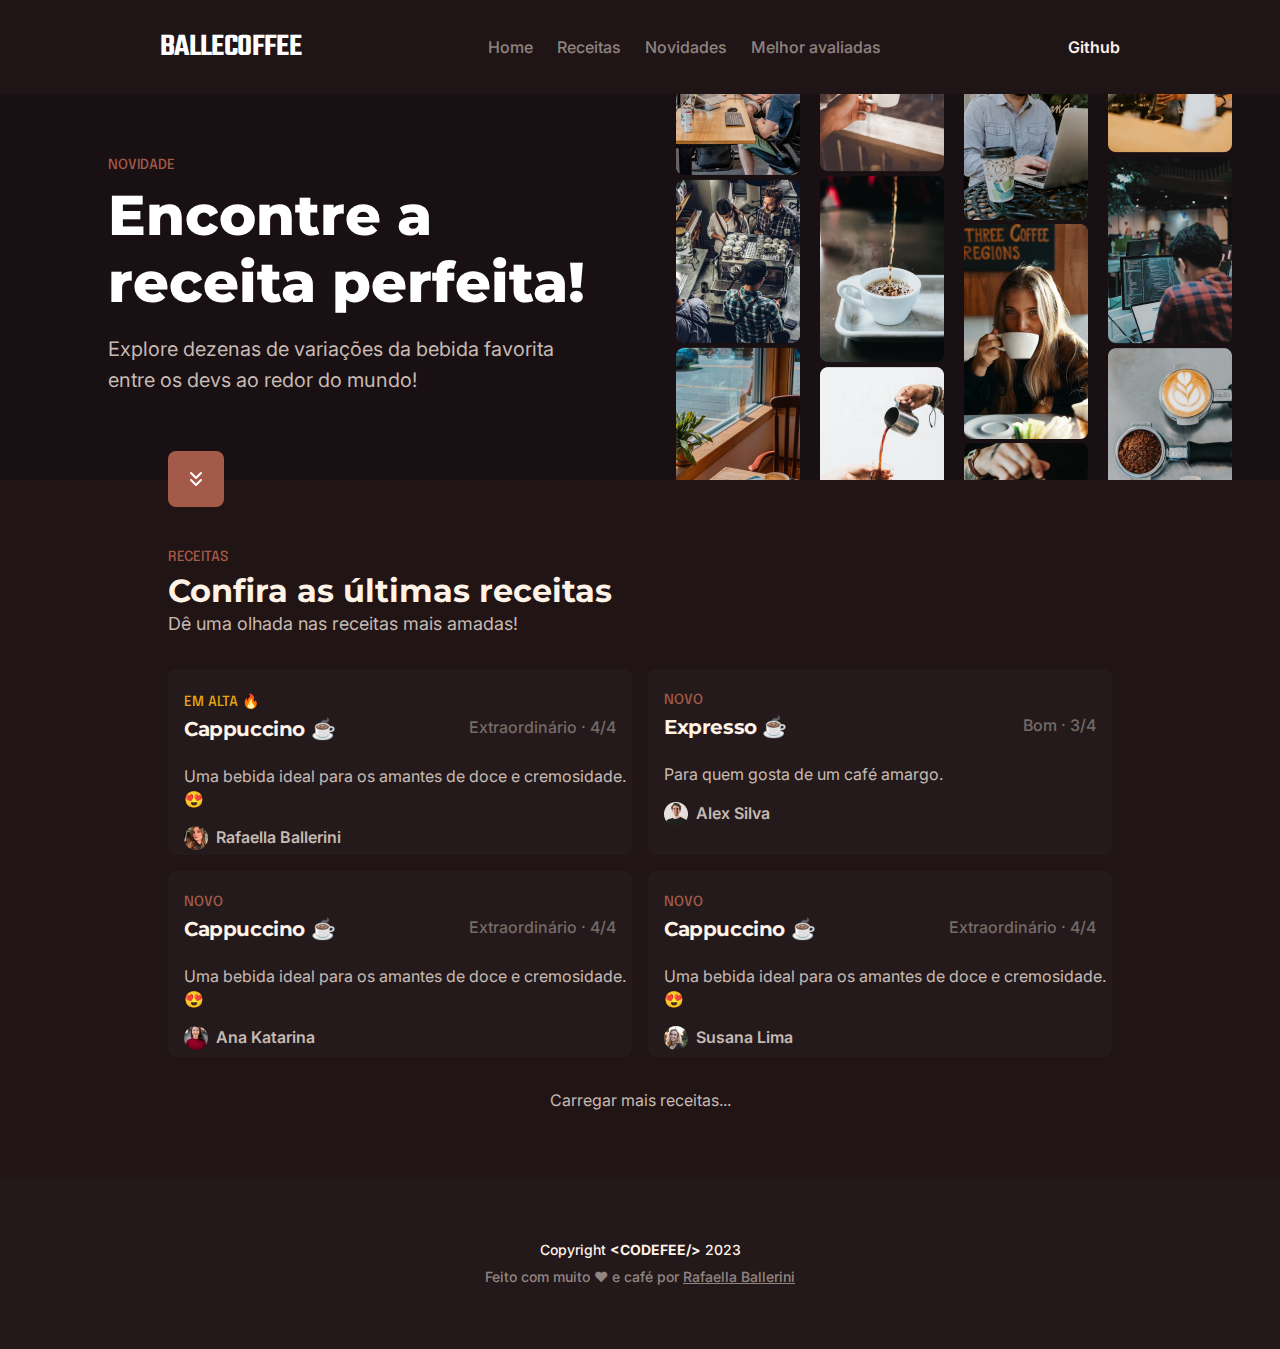
<file: index.html>
<!DOCTYPE html>
<html lang="en">
<head>
    <meta charset="UTF-8">
    <meta name="viewport" content="width=device-width, initial-scale=1.0">
    <title>BalleCoffe</title>

    <link rel="stylesheet" href="header.css">
    <link rel="stylesheet" href="footer.css">
    <link rel="stylesheet" href="novidade.css">
    <link rel="stylesheet" href="receitas.css">
</head>
<body>
    <header id="header">
        <a href="index.html"><h1>BALLECOFFEE</h1></a>
        <div class="header-navbar">
            <a class="header-navbar-item" href="index.html">Home</a>
            <a class="header-navbar-item" href="index-receita.html">Receitas</a>
            <a class="header-navbar-item" href="#novidade">Novidades</a>
            <a class="header-navbar-item" href="#receitas">Melhor avaliadas</a>
        </div>
        <a href="https://github.com/steffaneleal"><h2>Github</h2></a>
    </header>
    <div id="novidade">
        <div class="novidade-text">
            <h3>NOVIDADE</h3>
            <h1>Encontre a receita perfeita!</h1>
            <p>Explore dezenas de variações da bebida favorita
                entre os <span>devs</span> ao redor do mundo!
            </p>
        </div>
        <div class="novidade-imagens">
            <div class="novidade-img1">
                <img src="assets/novidades/image 17.png" alt="">
                <img src="assets/novidades/image 15.png" alt="">
                <img src="assets/novidades/image 13.png" alt="">
            </div>
            <div class="novidade-img2">
                <img src="assets/novidades/image 14(1).png" alt="">
                <img src="assets/novidades/image 12(1).png" alt="">
                <img src="assets/novidades/image 10(1).png" alt="">
            </div>
            <div class="novidade-img3">
                <img src="assets/novidades/image 16.png" alt="">
                <img src="assets/novidades/image 18.png" alt="">
                <img src="assets/novidades/image 11.png" alt="">
            </div>
            <div class="novidade-img4">
                <img src="assets/novidades/image 14.png" alt="">
                <img src="assets/novidades/image 12.png" alt="">
                <img src="assets/novidades/image 10.png" alt="">
            </div>
        </div>
    </div>

    <div id="receitas">
        <img class="brown-button" src="assets/chevrons-down.svg" alt="">
        <div class="receitas-text">
            <h3>RECEITAS</h3>
            <h1>Confira as últimas receitas</h1>
            <p>Dê uma olhada nas receitas mais amadas!</p>
        </div>
        <div class="receitas-cards">
            <div class="receitas-card">
                <h3><span>EM ALTA 🔥</span></h3>
                <div class="receitas-card-nome-nota">
                    <h4>Cappuccino ☕</h4>
                    <h5>Extraordinário · 4/4</h5>
                </div>
                <p>Uma bebida ideal para os amantes de doce e cremosidade. 😍</p>
                <div class="receitas-card-avatar">
                    <img src="assets/cards/Avatar.png" alt="">
                    <h6>Rafaella Ballerini</h6>
                </div>
            </div>
            <div class="receitas-card">
                <h3>NOVO</h3>
                <div class="receitas-card-nome-nota">
                    <h4>Expresso ☕</h4>
                    <h5>Bom · 3/4</h5>
                </div>
                <p>Para quem gosta de um café amargo.</p>
                <div class="receitas-card-avatar">
                    <img src="assets/cards/Avatar(1).png" alt="">
                    <h6>Alex Silva</h6>
                </div>   
            </div>
            <div class="receitas-card">
                <h3>NOVO</h3>
                <div class="receitas-card-nome-nota">
                    <h4>Cappuccino ☕</h4>
                    <h5>Extraordinário · 4/4</h5>
                </div>
                <p>Uma bebida ideal para os amantes de doce e cremosidade. 😍</p>
                <div class="receitas-card-avatar">
                    <img src="assets/cards/Avatar(2).png" alt="">
                    <h6>Ana Katarina</h6>
                </div>   
            </div>
            <div class="receitas-card">
                <h3>NOVO</h3>
                <div class="receitas-card-nome-nota">
                    <h4>Cappuccino ☕</h4>
                    <h5>Extraordinário · 4/4</h5>
                </div>
                <p>Uma bebida ideal para os amantes de doce e cremosidade. 😍</p>
                <div class="receitas-card-avatar">
                    <img src="assets/cards/Avatar(3).png" alt="">
                    <h6>Susana Lima</h6>
                </div>   
            </div>
        </div>
        <p class="receitas-carregar">Carregar mais receitas...</p>
    </div>

    <footer id="footer">
        <h2>Copyright <span>&lt;CODEFEE/&gt;</span> 2023</h2>
        <h3>Feito com muito ❤ e café por <span>Rafaella Ballerini</span></h3>
    </footer>
</body>
</html>
</file>
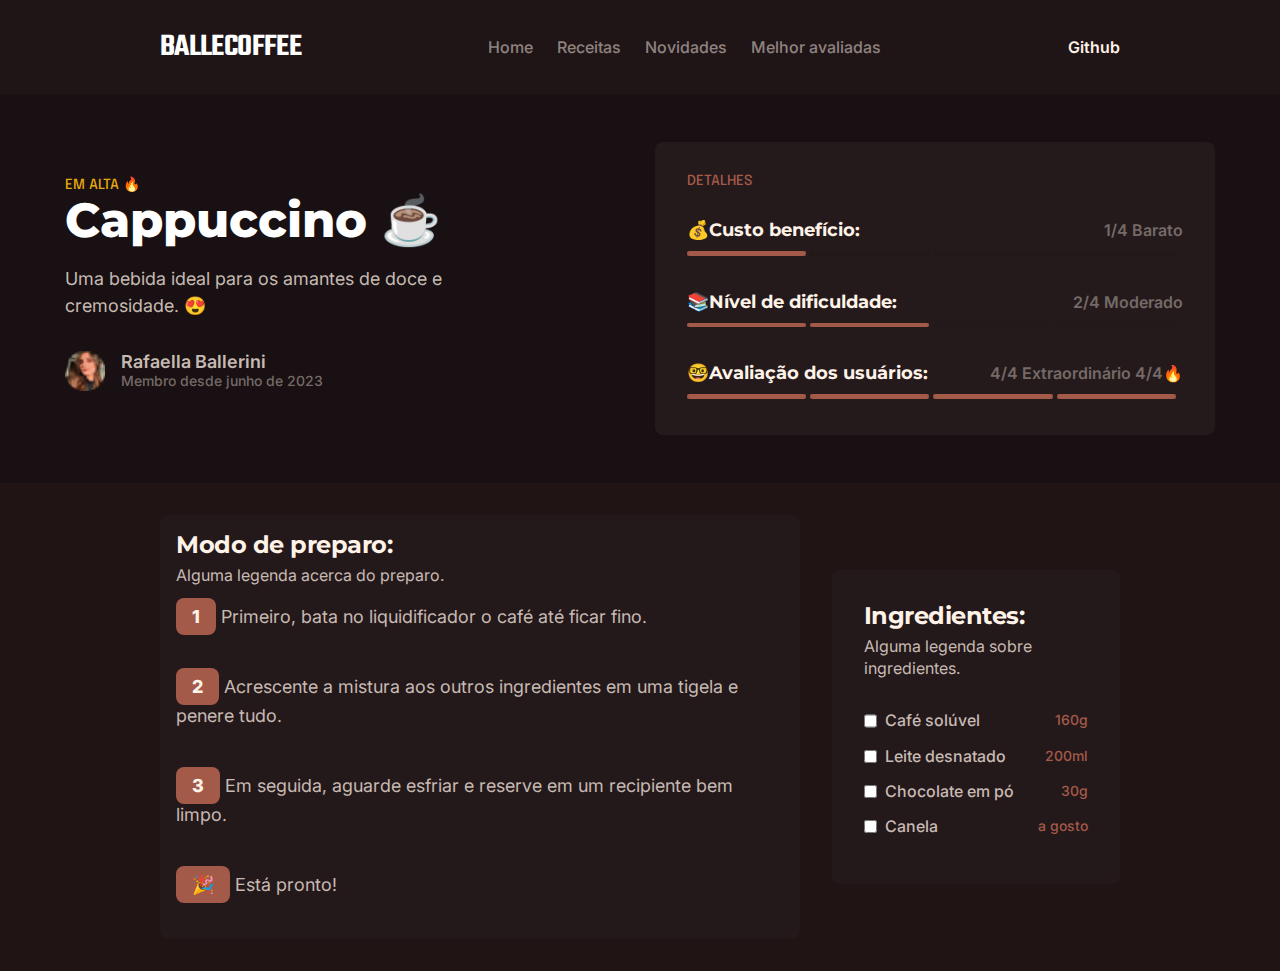
<file: index-receita.html>
<!DOCTYPE html>
<html lang="en">
<head>
    <meta charset="UTF-8">
    <meta name="viewport" content="width=device-width, initial-scale=1.0">
    <title>Receita</title>
    <link rel="stylesheet" href="header.css ">
    <link rel="stylesheet" href="cappuccino.css">
    <link rel="stylesheet" href="preparo.css">
</head>
<body>
    <div id="pag-receita">
        <!--HEADER-->
        <header id="header">
            <a href="index.html"><h1>BALLECOFFEE</h1></a>
            <div class="header-navbar">
                <a class="header-navbar-item" href="index.html">Home</a>
                <a class="header-navbar-item" href="index-receita.html">Receitas</a>
                <a class="header-navbar-item" href="#novidade">Novidades</a>
                <a class="header-navbar-item" href="#receitas">Melhor avaliadas</a>
            </div>
            <a href="https://github.com/steffaneleal"><h2>Github</h2></a>
        </header>
    

        <!--RECEITA-->
        <div id="receita">
            <div class="receita-cap">
                <h3><span>EM ALTA 🔥</span></h3>
                <h1>Cappuccino ☕</h4>
                <p>Uma bebida ideal para os amantes de doce e cremosidade. 😍</p>
                <div class="receitas-card-avatar">
                    <img src="assets/cards/Avatar.png" alt="">
                    <div class="receitas-card-avatar-text">
                        <h6>Rafaella Ballerini</h6>
                        <h5>Membro desde junho de 2023</p>
                    </div>
                </div>    
            </div>
            <div class="receita-detalhes">
                <h3>DETALHES</h3>
                <div class="receita-detalhe"> 
                    <div class="receita-detalhe-text">
                        <h2>💰Custo benefício:</h2>
                        <h4>1/4 Barato</h4>
                    </div>   
                    <div class="receita-detalhe-bar">
                        <img src="assets/receitas/Step.png" alt="">
                        <img src="assets/receitas/Step(1).png" alt="">
                        <img src="assets/receitas/Step(1).png" alt="">
                        <img src="assets/receitas/Step(1).png" alt="">
                    </div>
                </div>
                <div class="receita-detalhe"> 
                    <div class="receita-detalhe-text">
                        <h2>📚Nível de dificuldade:</h2>
                        <h4>2/4 Moderado</h4>
                    </div>   
                    <div class="receita-detalhe-bar">
                        <img src="assets/receitas/Step.png" alt="">
                        <img src="assets/receitas/Step.png" alt="">
                        <img src="assets/receitas/Step(1).png" alt="">
                        <img src="assets/receitas/Step(1).png" alt="">
                    </div>
                </div>
                <div class="receita-detalhe"> 
                    <div class="receita-detalhe-text">
                        <h2>🤓Avaliação dos usuários:</h2>
                        <h4>4/4 Extraordinário 4/4🔥</h4>
                    </div>   
                    <div class="receita-detalhe-bar">
                        <img src="assets/receitas/Step.png" alt="">
                        <img src="assets/receitas/Step.png" alt="">
                        <img src="assets/receitas/Step.png" alt="">
                        <img src="assets/receitas/Step.png" alt="">
                    </div>
                </div>
            </div>
        </div>

        <!--PREPARO-->
        <div id="preparo">
            <div class="modo-preparo">
                <h1>Modo de preparo:</h1>
                <p>Alguma legenda acerca do preparo.</p>
                <div class="modo-preparo-passos">
                    <h2><span>1</span> Primeiro, bata no liquidificador o café até ficar fino.</h2>
                    <h2><span>2</span> Acrescente a mistura aos outros ingredientes em uma tigela e penere tudo.</h2>
                    <h2><span>3</span> Em seguida, aguarde esfriar e reserve em um recipiente bem limpo.</h2>
                    <h2><span>🎉</span> Está pronto!</h2>
                </div>
            </div>
            <div class="preparo-ingredientes">
                <h1>Ingredientes:</h1>
                <p>Alguma legenda sobre ingredientes.</p>
                <div class="preparo-ingredientes-form">
                    <form action="">
                        <div class="preparo-ingredientes-form-selection">
                            <input type="checkbox" name="ingredientes" value="café">
                            <div class="preparo-ingredientes-form-selection-text">
                                <h2>Café solúvel</h2>
                                <h4>160g</h4>
                            </div>
                        </div>
                        <div class="preparo-ingredientes-form-selection">
                            <input type="checkbox" name="ingredientes" value="leite">
                            <div class="preparo-ingredientes-form-selection-text">
                                <h2>Leite desnatado</h2>
                                <h4>200ml</h4>
                            </div>
                        </div>
                        <div class="preparo-ingredientes-form-selection">
                            <input type="checkbox" name="ingredientes" value="chocolate">
                            <div class="preparo-ingredientes-form-selection-text">
                                <h2>Chocolate em pó</h2>
                                <h4>30g</h4>
                            </div>
                        </div>
                        <div class="preparo-ingredientes-form-selection">
                            <input type="checkbox" name="ingredientes" value="canela">
                            <div class="preparo-ingredientes-form-selection-text">
                                <h2>Canela</h2>
                                <h4>a gosto</h4>     
                            </div>
                        </div>
                    </form>
                </div>
            </div>
        </div>
    </div>
</body>
</html>
</file>
<file: header.css>
@import url('https://fonts.googleapis.com/css2?family=Epilogue:wght@100;200;300;400;500;600;700;800;900&family=Inter:wght@100;200;300;400;500;600;700;800;900&family=Montserrat:wght@100;200;300;400;500;600;700;800;900&family=Teko:wght@300;400;500;600;700&display=swap');

*{
    padding: 0%;
    margin: 0%;
    text-decoration: none;
}

#header{
    background: #1F1517;
 
    height: auto;

    display: flex;
    justify-content: space-between;
    align-items: center;

    padding: 1.5rem 10rem;
}

#header h1{
    color: #FFF;
    font-family: Teko;
    font-size: 2rem;
    font-style: normal;
    font-weight: 600;
    line-height: normal;
    letter-spacing: -0.04rem;
}

.header-navbar{
    display: flex;
    justify-content: space-between;
    gap: 1.5rem;
}

.header-navbar-item{
    color: rgba(255, 242, 231, 0.50);
    font-family: Inter;
    font-size: 1rem;
    font-style: normal;
    font-weight: 500;
    line-height: normal;
}

.header-navbar-item :hover{
    color: #FFF2E7;
    font-family: Inter;
    font-size: 1rem;
    font-style: normal;
    font-weight: 600;
    line-height: normal;
}

#header h2{
    color: #FFF2E7;
    font-family: Inter;
    font-size: 1rem;
    font-style: normal;
    font-weight: 600;
    line-height: normal;
}
</file>
<file: footer.css>
@import url('https://fonts.googleapis.com/css2?family=Epilogue:wght@100;200;300;400;500;600;700;800;900&family=Inter:wght@100;200;300;400;500;600;700;800;900&family=Montserrat:wght@100;200;300;400;500;600;700;800;900&family=Teko:wght@300;400;500;600;700&display=swap');

*{
    padding: 0%;
    margin: 0%;
    text-decoration: none;
}

/*FOOTER*/
#footer{
    background: #23181A;;
    height: auto;
    display: flex; /* Define o container como um flexbox */
    flex-direction: column; /* Alinha os elementos em coluna */
    justify-content: center; /* Centraliza os elementos horizontalmente */
    align-items: center; /* Centraliza os elementos verticalmente */
    
    padding: 4rem;
    gap: 0.62rem;
}

#footer h2{
    color: #FFF2E7;
    font-family: Inter;
    font-size: 0.875rem;
    font-style: normal;
    font-weight: 500;
    line-height: normal;
}

#footer h2 span{
    color: #FFF2E7;
    font-family: Inter;
    font-size: 0.875rem;
    font-style: normal;
    font-weight: 700;
    line-height: normal;   
}

#footer h3{
    color: rgba(255, 242, 231, 0.50);
    font-family: Inter;
    font-size: 0.875rem;
    font-style: normal;
    font-weight: 500;
    line-height: normal;
}

#footer h3 span{
    color: rgba(255, 242, 231, 0.50);
    font-family: Inter;
    font-size: 0.875rem;
    font-style: normal;
    font-weight: 500;
    line-height: normal;
    text-decoration-line: underline;
}
</file>
<file: novidade.css>
@import url('https://fonts.googleapis.com/css2?family=Epilogue:wght@100;200;300;400;500;600;700;800;900&family=Inter:wght@100;200;300;400;500;600;700;800;900&family=Montserrat:wght@100;200;300;400;500;600;700;800;900&family=Teko:wght@300;400;500;600;700&display=swap');

*{
    padding: 0%;
    margin: 0%;
    text-decoration: none;
}

#novidade{
    background:#181012;
    width: 100%;
    height: 24.125rem;
    
    display: flex;
    justify-content: space-around;
}

.novidade-text h3{
    padding-left: 4rem;
    padding-top: 4rem;
    color: #A45A49;
    font-family: Epilogue;
    font-size: 0.875rem;
    font-style: normal;
    font-weight: 500;
    line-height: normal;
}

.novidade-text h1{
    width: 30rem;
    height: 8.375rem;
    padding-left: 4rem;
    padding-top: 0.62rem;

    color: #FFF;
    font-family: Montserrat;
    font-size: 3.5rem;
    font-style: normal;
    font-weight: 800;
    line-height: 120%;
}

.novidade-text p{
    width: 30rem;
    height: 3.875rem;
    padding-left: 4rem;
    padding-top: 1.12rem;

    color: #C7BAB3;
    font-family: Inter;
    font-size: 1.25rem;
    font-style: normal;
    font-weight: 400;
    line-height: 156%; /* 1.95rem */

}

.novidade-imagens{
    width: 35rem;
    gap: 1rem;
    column-gap: 1rem;
    display: flex;
    justify-content: stretch;
    overflow: hidden;
}

.novidade-img1{
    margin-top: -6rem;
}

.novidade-img2{
    margin-top: -6.8rem;
}

.novidade-img3{
    margin-top: -4rem;
}

.novidade-img4{
    margin-top: -8rem;
}

.brown-button{
    background: #A45A49;
    border-radius: 0.5rem;
    padding: 1rem;
    margin-left: 10.5rem;
    margin-top: -1.8rem;
}
</file>
<file: receitas.css>
@import url('https://fonts.googleapis.com/css2?family=Epilogue:wght@100;200;300;400;500;600;700;800;900&family=Inter:wght@100;200;300;400;500;600;700;800;900&family=Montserrat:wght@100;200;300;400;500;600;700;800;900&family=Teko:wght@300;400;500;600;700&display=swap');

*{
    padding: 0%;
    margin: 0%;
    text-decoration: none;
}

/*RECEITAS*/
#receitas{  
    background: #201414;
    width: 100%;
    height: auto;
}

.receitas-text h3{
    margin-top: 2.44rem;
    margin-left: 10.5rem;

    color: #A45A49;
    font-family: Epilogue;
    font-size: 0.875rem;
    font-style: normal;
    font-weight: 500;
    line-height: normal;
}

.receitas-text h1{
    margin-top: 0.5rem;
    margin-left: 10.5rem;

    color: #FFF2E7;
    font-family: Montserrat;
    font-size: 2rem;
    font-style: normal;
    font-weight: 700;
    line-height: 120%; /* 2.4rem */
}

.receitas-text p{
    margin-left: 10.5rem;

    color: #C7BAB3;
    font-family: Inter;
    font-size: 1.125rem;
    font-style: normal;
    font-weight: 400;
    line-height: 148%; /* 1.665rem */
}

.receitas-cards{
    display: grid;
    grid-template-columns: repeat(2, 1fr);
    grid-template-rows: repeat(2, 1fr);
    grid-gap: 1rem;
    padding: 2rem 10.5rem;
}

.receitas-card{
    width: 100%;
    height: 11.625rem;
    background: #241A1C;
    border-radius: 0.5rem;
}

.receitas-card h3{
    padding-top: 1.5rem;
    padding-left: 1rem;

    color: #A45A49;
    font-family: Epilogue;
    font-size: 0.875rem;
    font-style: normal;
    font-weight: 500;
    line-height: normal;
}

.receitas-card h3 span{
    color: #E7A80E;
    font-family: Epilogue;
    font-size: 0.875rem;
    font-style: normal;
    font-weight: 500;
    line-height: normal;
}


.receitas-card-nome-nota{
    padding-top: 0.5rem;
    padding-left: 1rem;
    padding-right: 1rem;

    display: flex;
    justify-content: space-between;
}

.receitas-card-nome-nota h4{
    color: #FFF2E7;
    font-family: Montserrat;
    font-size: 1.25rem;
    font-style: normal;
    font-weight: 700;
    line-height: 120%; /* 1.5rem */
    letter-spacing: -0.025rem;
}

.receitas-card-nome-nota h5{
    color: #756A67;
    font-family: Inter;
    font-size: 1rem;
    font-style: normal;
    font-weight: 500;
    line-height: 132%; /* 1.32rem */
}

.receitas-card p{
    padding-top: 1.5rem;
    padding-left: 1rem;

    color: #C7BAB3;
    font-family: Inter;
    font-size: 1rem;
    font-style: normal;
    font-weight: 400;
    line-height: 140%; /* 1.4rem */
}

.receitas-card-avatar{
    display: flex;
    align-items: center;

    padding-top: 1rem;
    padding-left: 1rem;
    gap: 0.5rem ;
}

.receitas-card h6{
    color: #C7BAB3;
    font-family: Inter;
    font-size: 1rem;
    font-style: normal;
    font-weight: 600;
    line-height: 120%; /* 1.2rem */
}

.receitas-carregar{
    padding-bottom: 4rem;
    display: flex;
    justify-content: center;
    align-items: center;

    color: #C7BAB3;
    font-family: Inter;
    font-size: 1rem;
    font-style: normal;
    font-weight: 400;
    line-height: 148%; /* 1.48rem */
}
</file>
<file: cappuccino.css>
*{
    padding: 0;
    margin: 0;
    text-decoration: none;
}

#receita{
    background: #181012;
    width: 100%;
    height: auto;

    display: flex;
    justify-content: space-around;
    align-items: center;
    padding-top: 3rem;
    padding-bottom: 3rem;
}

.receita-cap{
    width: 28.75rem;
    height: 14rem;
}

.receita-cap h3{
    color: #E7A80E;
    font-family: Epilogue;
    font-size: 0.875rem;
    font-style: normal;
    font-weight: 500;
    line-height: normal;
}

#receita h1{
    color: #FFF;
    font-family: Montserrat;
    font-size: 3rem;
    font-style: normal;
    font-weight: 800;
    line-height: 120%; /* 3.6rem */   
}

#receita p{
    height: auto;
    padding-top: 1rem;

    color: #C7BAB3;
    font-family: Inter;
    font-size: 1.125rem;
    font-style: normal;
    font-weight: 400;
    line-height: 148%; /* 1.665rem */
}

.receitas-card-avatar{
    width: 28.75rem;
    height: 13.9375rem;
    padding-top: 2rem;
    padding-bottom: 3.41rem;
    display: flex;
}

.receitas-card-avatar h6{
    color: #C7BAB3;
    font-family: Inter;
    font-size: 1.125rem;
    font-style: normal;
    font-weight: 600;
    line-height: 120%; /* 1.35rem */   
}

.receitas-card-avatar img{
    width: 2.5rem;
    height: 2.5rem;
    padding-right: 1rem;
}

.receitas-card-avatar h5{
    color: #756A67;
    font-family: Inter;
    font-size: 0.875rem;
    font-style: normal;
    font-weight: 500;
    line-height: 120%; /* 1.05rem */   
}

.receita-detalhes{
    width: 31rem;
    height: auto;
    padding: 2rem;

    background: #241A1C;;
    border-radius: 0.5rem;
}

.receita-detalhes img{
    width: 7.45rem;
}

.receita-detalhes h3{
    color: #A45A49;
    font-family: Epilogue;
    font-size: 0.875rem;
    font-style: normal;
    font-weight: 500;
    line-height: normal;
}

.receita-detalhe-text{
    padding-top: 2rem;
    display: flex;
    justify-content: space-between;
}

.receita-detalhe-text h2{
    color: #FFF2E7;
    font-family: Montserrat;
    font-size: 1.125rem;
    font-style: normal;
    font-weight: 700;
    line-height: 120%; /* 1.35rem */
}

.receita-detalhe-text h4{
    color: #756A67;
    font-family: Inter;
    font-size: 1rem;
    font-style: normal;
    font-weight: 600;
    line-height: 132%; /* 1.32rem */
}
</file>
<file: preparo.css>
@import url('https://fonts.googleapis.com/css2?family=Epilogue:wght@100;200;300;400;500;600;700;800;900&family=Inter:wght@100;200;300;400;500;600;700;800;900&family=Montserrat:wght@100;200;300;400;500;600;700;800;900&family=Teko:wght@300;400;500;600;700&display=swap');

*{
    padding: 0;
    margin: 0;
    text-decoration: none;
}

#preparo{
    background: #201414;
    width: 100%;
    height: auto;

    display: flex;
    justify-content: space-between;
    align-items: center;
    gap: 2rem;
}

.modo-preparo{
    background: #23181A;
    width: 47.75rem;
    height: auto;
    border-radius: var(--Border-Radius, 0.5rem);
    margin-top: 2rem;
    margin-bottom: 2rem;
    margin-left: 10rem;
}

.modo-preparo h1{
    padding-top: 1rem;
    padding-left: 1rem;

    color: #FFF2E7;
    font-family: Montserrat;
    font-size: 1.5rem;
    font-style: normal;
    font-weight: 700;
    line-height: 120%; /* 1.8rem */
    letter-spacing: -0.03rem;
}

.modo-preparo p{
    padding-top: 0.25rem;
    padding-left: 1rem;
    color: #C7BAB3;
    font-family: Inter;
    font-size: 1rem;
    font-style: normal;
    font-weight: 400;
    line-height: 140%; /* 1.4rem */
}

.modo-preparo h2{
    margin: 1rem;
    padding-bottom: 1.5rem;

    color: #C7BAB3;
    font-family: Inter;
    font-size: 1.125rem;
    font-style: normal;
    font-weight: 400;
    line-height: 164%; /* 1.845rem */
}

.modo-preparo h2 span{
    background: #A45A49;
    border-radius: 0.5rem;
    padding: 0.5rem 1rem;

    color: #FFF2E7;
    font-family: Inter;
    font-size: 1.125rem;
    font-style: normal;
    font-weight: 800;
    line-height: 120%; /* 1.35rem */
}

.preparo-ingredientes{
    background: #23181A;
    border-radius: 0.5rem;
    padding: 2rem;
    margin-right: 10rem;
}

.preparo-ingredientes h1{
    color: #FFF2E7;
    font-family: Montserrat;
    font-size: 1.5rem;
    font-style: normal;
    font-weight: 700;
    line-height: 120%; /* 1.8rem */
    letter-spacing: -0.03rem;
}

.preparo-ingredientes p{
    padding-top: 0.25rem;
    padding-bottom: 2rem;

    color: #C7BAB3;
    font-family: Inter;
    font-size: 1rem;
    font-style: normal;
    font-weight: 400;
    line-height: 140%; /* 1.4rem */
}

.preparo-ingredientes-form-selection{
    display: flex;
    padding-bottom: 1rem;
}

.preparo-ingredientes-form-selection-text{
    display: flex;
    justify-content: space-between;
    flex-grow: 2;
    padding-left: 0.5rem;
}

.preparo-ingredientes-form-selection h2{
    color: #C7BAB3;
    font-family: Inter;
    font-size: 1rem;
    font-style: normal;
    font-weight: 500;
    line-height: 120%; /* 1.2rem */
}

.preparo-ingredientes-form-selection h4{
    color: #A45A49;
    font-family: Inter;
    font-size: 0.875rem;
    font-style: normal;
    font-weight: 500;
    line-height: 132%; /* 1.155rem */
}

.preparo-ingredientes-form-selection input{
    border-radius: 1rem;
}
</file>
